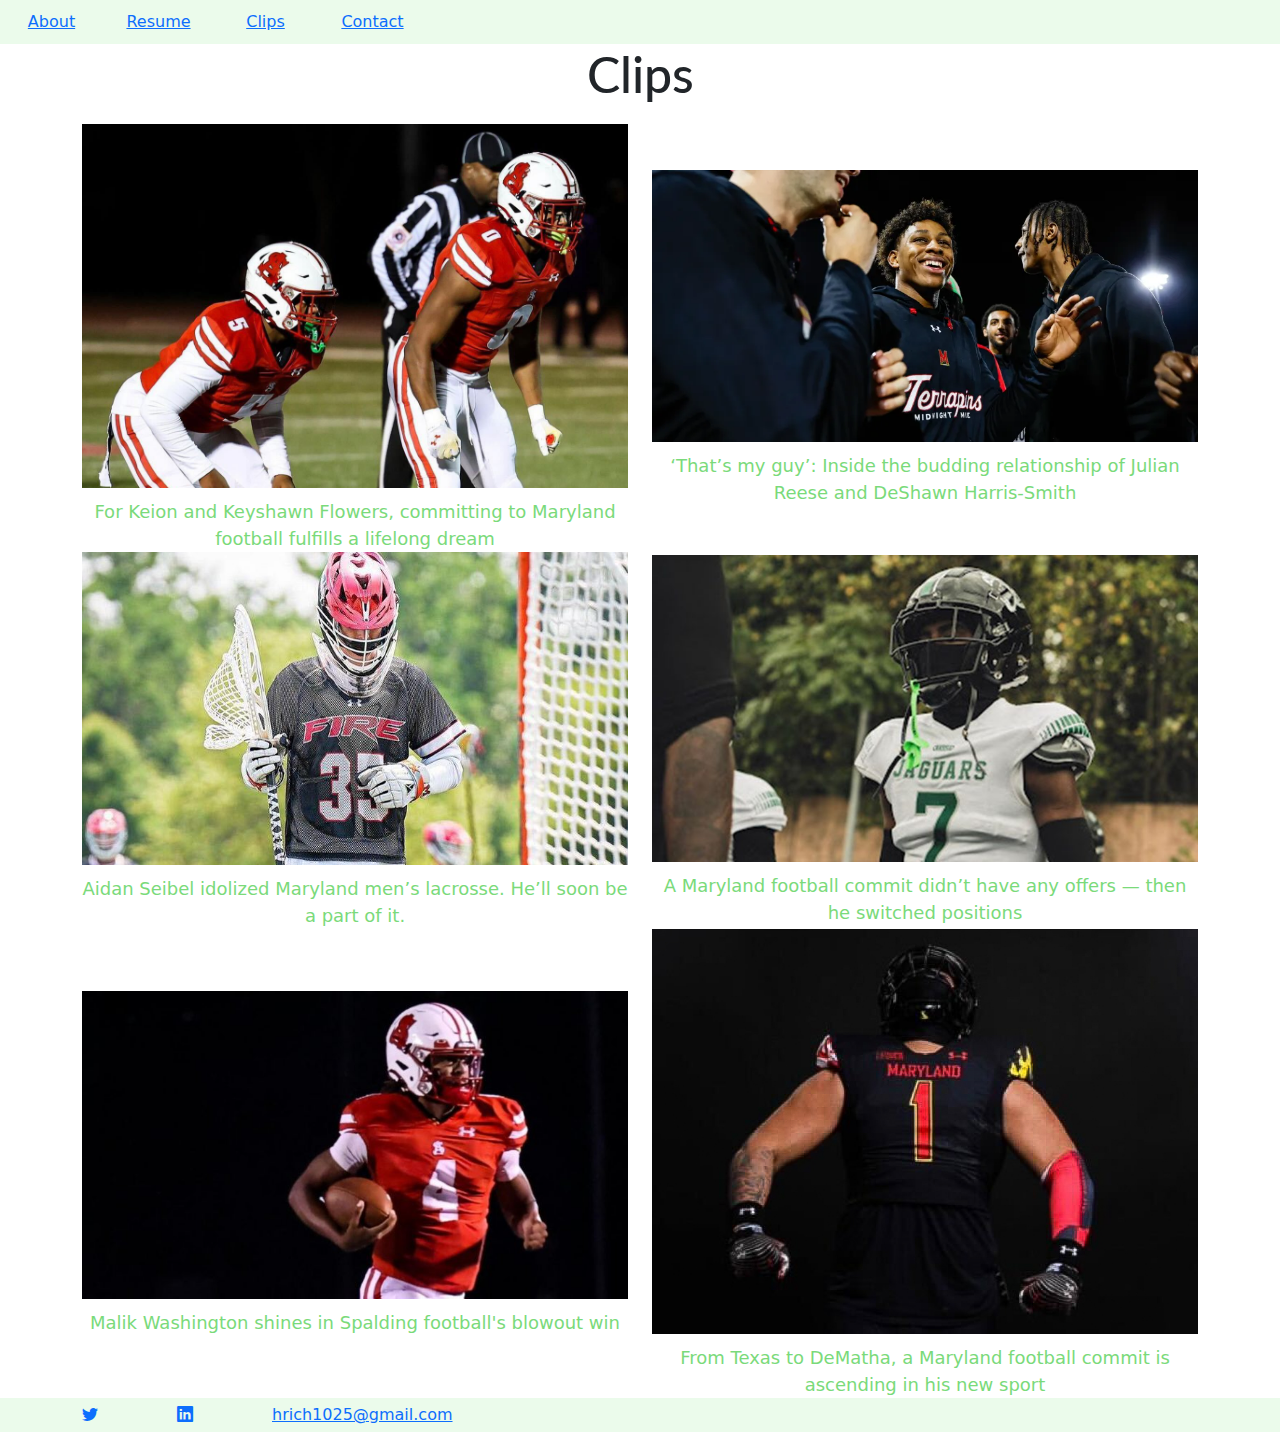
<file: portfolio/clips/index.html>
<!DOCTYPE html>
<html lang="en">

<head>
    <meta charset="UTF-8">
    <meta name="viewport" content="width=device-width, initial-scale=1.0">
    <title>Clips</title>
    <script src="https://cdn.jsdelivr.net/npm/bootstrap@5.3.3/dist/js/bootstrap.bundle.min.js"></script>
    <link rel="stylesheet" href="https://cdn.jsdelivr.net/npm/bootstrap@5.3.3/dist/css/bootstrap.min.css">
    <link rel="stylesheet" href="../site/css/style.css">
    <link rel="stylesheet" href="https://cdn.jsdelivr.net/npm/bootstrap-icons@1.11.3/font/bootstrap-icons.min.css">
    <link rel="preconnect" href="https://fonts.googleapis.com">
    <link rel="preconnect" href="https://fonts.gstatic.com" crossorigin>
    <link
        href="https://fonts.googleapis.com/css2?family=Lato:ital,wght@0,100;0,300;0,400;0,700;0,900;1,100;1,300;1,400;1,700;1,900&display=swap"
        rel="stylesheet">
</head>

<body>
    <nav>
        <div class="link-container">
            <div class="row">
                <div class="col-md-1">
                    <a href="../">About</a>
                </div>
                <div class="col-md-1">
                    <a href="../resume/">Resume</a>
                </div>
                <div class="col-md-1">
                    <a href="../clips/">Clips</a>
                </div>
                <div class="col-md-1">
                    <a href="../contact/">Contact</a>
                </div>
            </div>
        </div>
    </nav>
    <div class="container">
        <h1>Clips</h1>
        <div class="row justify-content-center align-items-center img-container">
            <div class="col-md-6">
                <a href="https://dbknews.com/2023/12/05/maryland-football-recruiting-keyshawn-flowers-keion-twins/"
                    target="_blank">
                    <img src="images/twins-pic.jpg" alt="Flowers profile" width="200" class="img-fluid">
                </a>
                <div class="headline">For Keion and Keyshawn Flowers, committing to Maryland football fulfills a
                    lifelong dream</div>
            </div>
            <div class="col-md-6">
                <a href="https://8bg.474.myftpupload.com/thats-my-guy-inside-the-budding-relationship-of-julian-reese-and-deshawn-harris-smith/"
                    target="_blank">
                    <img src="images/dhs-reese.webp" alt="DHS Reese" width="200" class="img-fluid">
                </a>
                <div class="headline">‘That’s my guy’: Inside the budding relationship of Julian Reese and DeShawn
                    Harris-Smith</div>
            </div>
            <div class="col-md-6">
                <a href="https://dbknews.com/2023/09/22/maryland-mens-lacrosse-aidan-seibel-mcdonogh/" target="_blank">
                    <img src="images/aidan-seibel.jpg" alt="Seibel profile" width="200" class="img-fluid">
                </a>
                <div class="headline">Aidan Seibel idolized Maryland men’s lacrosse. He’ll soon be a part of it.
                </div>
            </div>
            <div class="col-md-6">
                <a href="https://dbknews.com/2023/10/11/maryland-football-recruiting-lloyd-irvin-iii/" target="_blank">
                    <img src="images/lloyd-irvin.jpg" alt="Irvin profile" width="200" class="img-fluid">
                </a>
                <div class="headline">A Maryland football commit didn’t have any offers — then he switched positions
                </div>
            </div>
            <div class="col-md-6">
                <a href="https://dbknews.com/2023/10/01/maryland-football-malik-washington-spalding-win//"
                    target="_blank">
                    <img src="images/malik-washington.jpg" alt="Washington story" width="200" class="img-fluid">
                </a>
                <div class="headline">Malik Washington shines in Spalding football's blowout win
                </div>
            </div>
            <div class="col-md-6">
                <a href="https://dbknews.com/2023/11/08/maryland-football-terez-davis-recruiting/" target="_blank">
                    <img src="images/terez-davis.jpg" alt="Davis profile" width="200" class="img-fluid">
                </a>
                <div class="headline">From Texas to DeMatha, a Maryland football commit is ascending in his new sport
                </div>
            </div>
        </div>
    </div>
</body>
<footer>
    <div class="footer">
        <div class="container">
            <div class="row">
                <div class="col-md-1">
                    <a href="https://twitter.com/harrisonrich_" target="_blank">
                        <i class="bi bi-twitter"></i>
                    </a>
                </div>
                <div class="col-md-1">
                    <a href="https://www.linkedin.com/in/harrison-rich" target="_blank">
                        <i class="bi bi-linkedin"></i>
                    </a>
                </div>
                <div class="col-md-1">
                    <a href="mailto:hrich1025@gmail.com">hrich1025@gmail.com</a>
                    </a>
                </div>
            </div>
        </div>
    </div>
</footer>

</html>
</file>
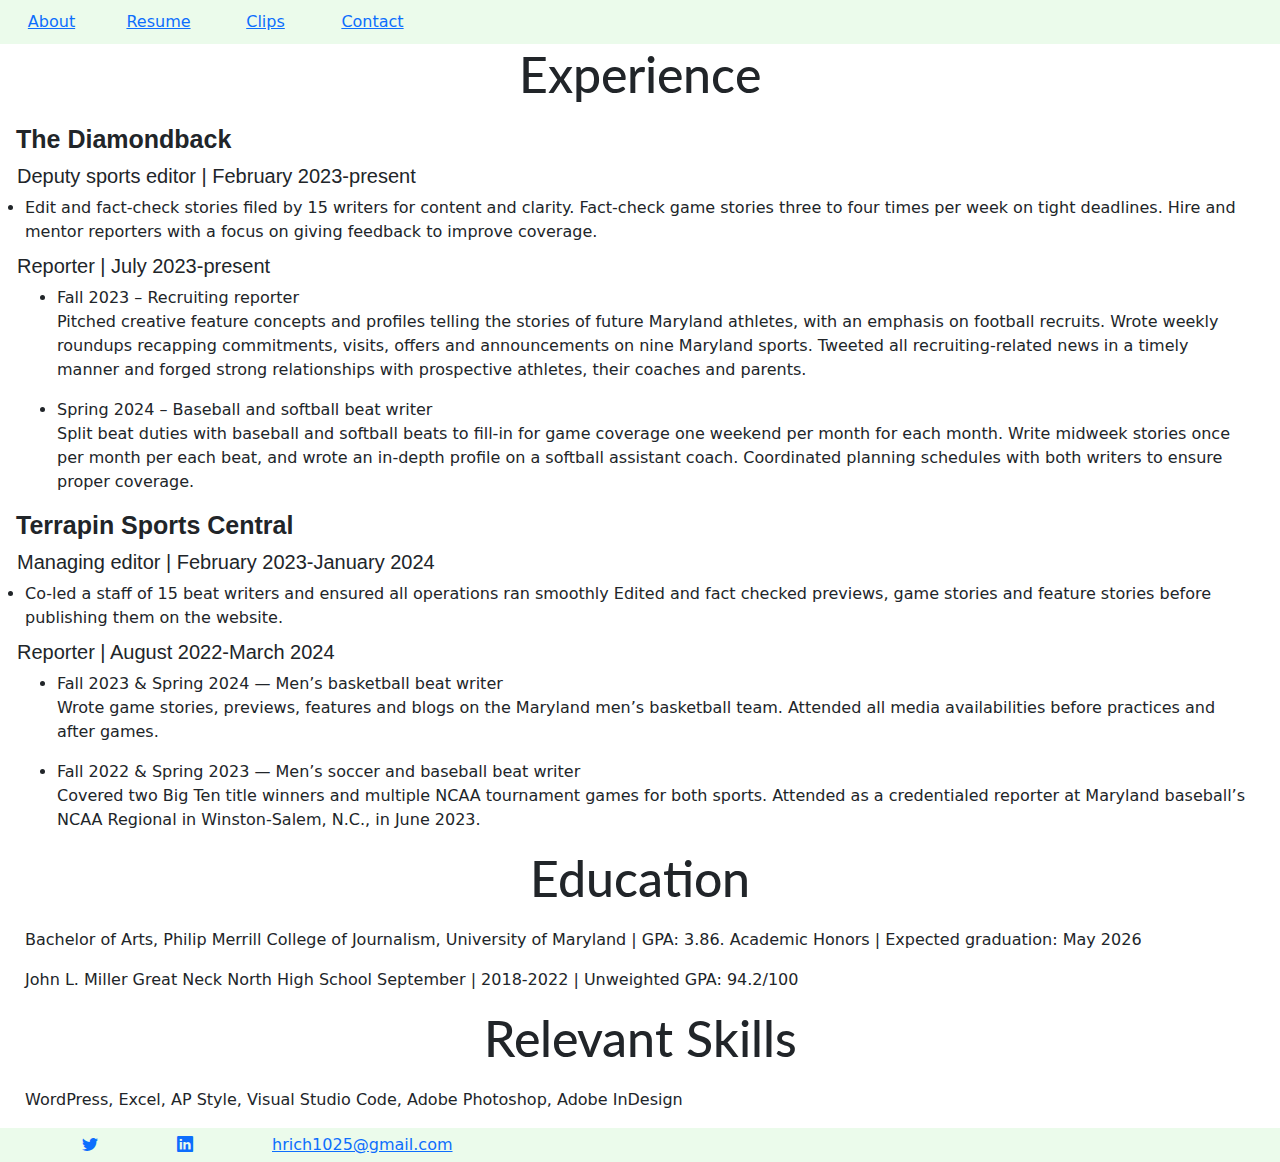
<file: portfolio/resume/index.html>
<!DOCTYPE html>
<html lang="en">

<head>
    <meta charset="UTF-8">
    <meta name="viewport" content="width=device-width, initial-scale=1.0">
    <title>Resume</title>
    <script src="https://cdn.jsdelivr.net/npm/bootstrap@5.3.3/dist/js/bootstrap.bundle.min.js"></script>
    <link rel="stylesheet" href="https://cdn.jsdelivr.net/npm/bootstrap@5.3.3/dist/css/bootstrap.min.css">
    <link rel="stylesheet" href="../site/css/style.css">
    <link rel="stylesheet" href="https://cdn.jsdelivr.net/npm/bootstrap-icons@1.11.3/font/bootstrap-icons.min.css">
    <link rel="preconnect" href="https://fonts.googleapis.com">
    <link rel="preconnect" href="https://fonts.gstatic.com" crossorigin>
    <link
        href="https://fonts.googleapis.com/css2?family=Lato:ital,wght@0,100;0,300;0,400;0,700;0,900;1,100;1,300;1,400;1,700;1,900&display=swap"
        rel="stylesheet">
</head>

<body>
    <nav>
        <div class="link-container">
            <div class="row">
                <div class="col-md-1">
                    <a href="../">About</a>
                </div>
                <div class="col-md-1">
                    <a href="../resume/">Resume</a>
                </div>
                <div class="col-md-1">
                    <a href="../clips/">Clips</a>
                </div>
                <div class="col-md-1">
                    <a href="../contact/">Contact</a>
                </div>
            </div>
        </div>
    </nav>
    <h1>Experience</h1>
    <h2>The Diamondback</h2>
    <h3>Deputy sports editor | February 2023-present</h3>
    <li>Edit and fact-check stories filed by 15 writers for content and clarity. Fact-check game stories three to four
        times per week on tight deadlines. Hire and mentor reporters with a focus on giving feedback to improve
        coverage.</li>
    <h3>Reporter | July 2023-present</h3>
    <ul>
        <li>Fall 2023 – Recruiting reporter</li>
        <p>Pitched creative feature concepts and profiles telling the stories of future Maryland athletes, with an
            emphasis on football recruits. Wrote weekly roundups recapping commitments, visits, offers and announcements
            on nine Maryland sports. Tweeted all recruiting-related news in a timely manner and forged strong
            relationships with prospective athletes, their coaches and parents.</p>
        <li>Spring 2024 – Baseball and softball beat writer</li>
        <p>Split beat duties with baseball and softball beats to fill-in for game coverage one weekend per month for
            each month. Write midweek stories once per month per each beat, and wrote an in-depth profile on a softball
            assistant coach. Coordinated planning schedules with both writers to ensure proper coverage.</p>
    </ul>
    <h2>Terrapin Sports Central</h2>
    <h3>Managing editor | February 2023-January 2024</h3>
    <li>Co-led a staff of 15 beat writers and ensured all operations ran smoothly Edited and fact checked previews, game
        stories and feature stories before publishing them on the website.</li>
    <h3>Reporter | August 2022-March 2024</h2>
        <ul>
            <li>Fall 2023 & Spring 2024 — Men’s basketball beat writer</li>
            <p>Wrote game stories, previews, features and blogs on the Maryland men’s basketball team. Attended all
                media availabilities before practices and after games.</p>
            <li>Fall 2022 & Spring 2023 — Men’s soccer and baseball beat writer</li>
            <p>Covered two Big Ten title winners and multiple NCAA tournament games for both sports. Attended as a
                credentialed reporter at Maryland baseball’s NCAA Regional in Winston-Salem, N.C., in June 2023.</p>
        </ul>

        <h1>Education</h1>
        <p>Bachelor of Arts, Philip Merrill College of Journalism, University of Maryland | GPA: 3.86. Academic Honors |
            Expected graduation: May 2026</p>
        <p>John L. Miller Great Neck North High School September | 2018-2022 | Unweighted GPA: 94.2/100</p>

        <h1>Relevant Skills</h1>
        <p>WordPress, Excel, AP Style, Visual Studio Code, Adobe Photoshop, Adobe InDesign</p>
</body>
<footer>
    <div class="footer">
        <div class="container">
            <div class="row">
                <div class="col-md-1">
                    <a href="https://twitter.com/harrisonrich_" target="_blank">
                        <i class="bi bi-twitter"></i>
                    </a>
                </div>
                <div class="col-md-1">
                    <a href="https://www.linkedin.com/in/harrison-rich" target="_blank">
                        <i class="bi bi-linkedin"></i>
                    </a>
                </div>
                <div class="col-md-1">
                    <a href="mailto:hrich1025@gmail.com">hrich1025@gmail.com</a>
                    </a>
                </div>
            </div>
        </div>
    </div>
</footer>

</html>
</file>
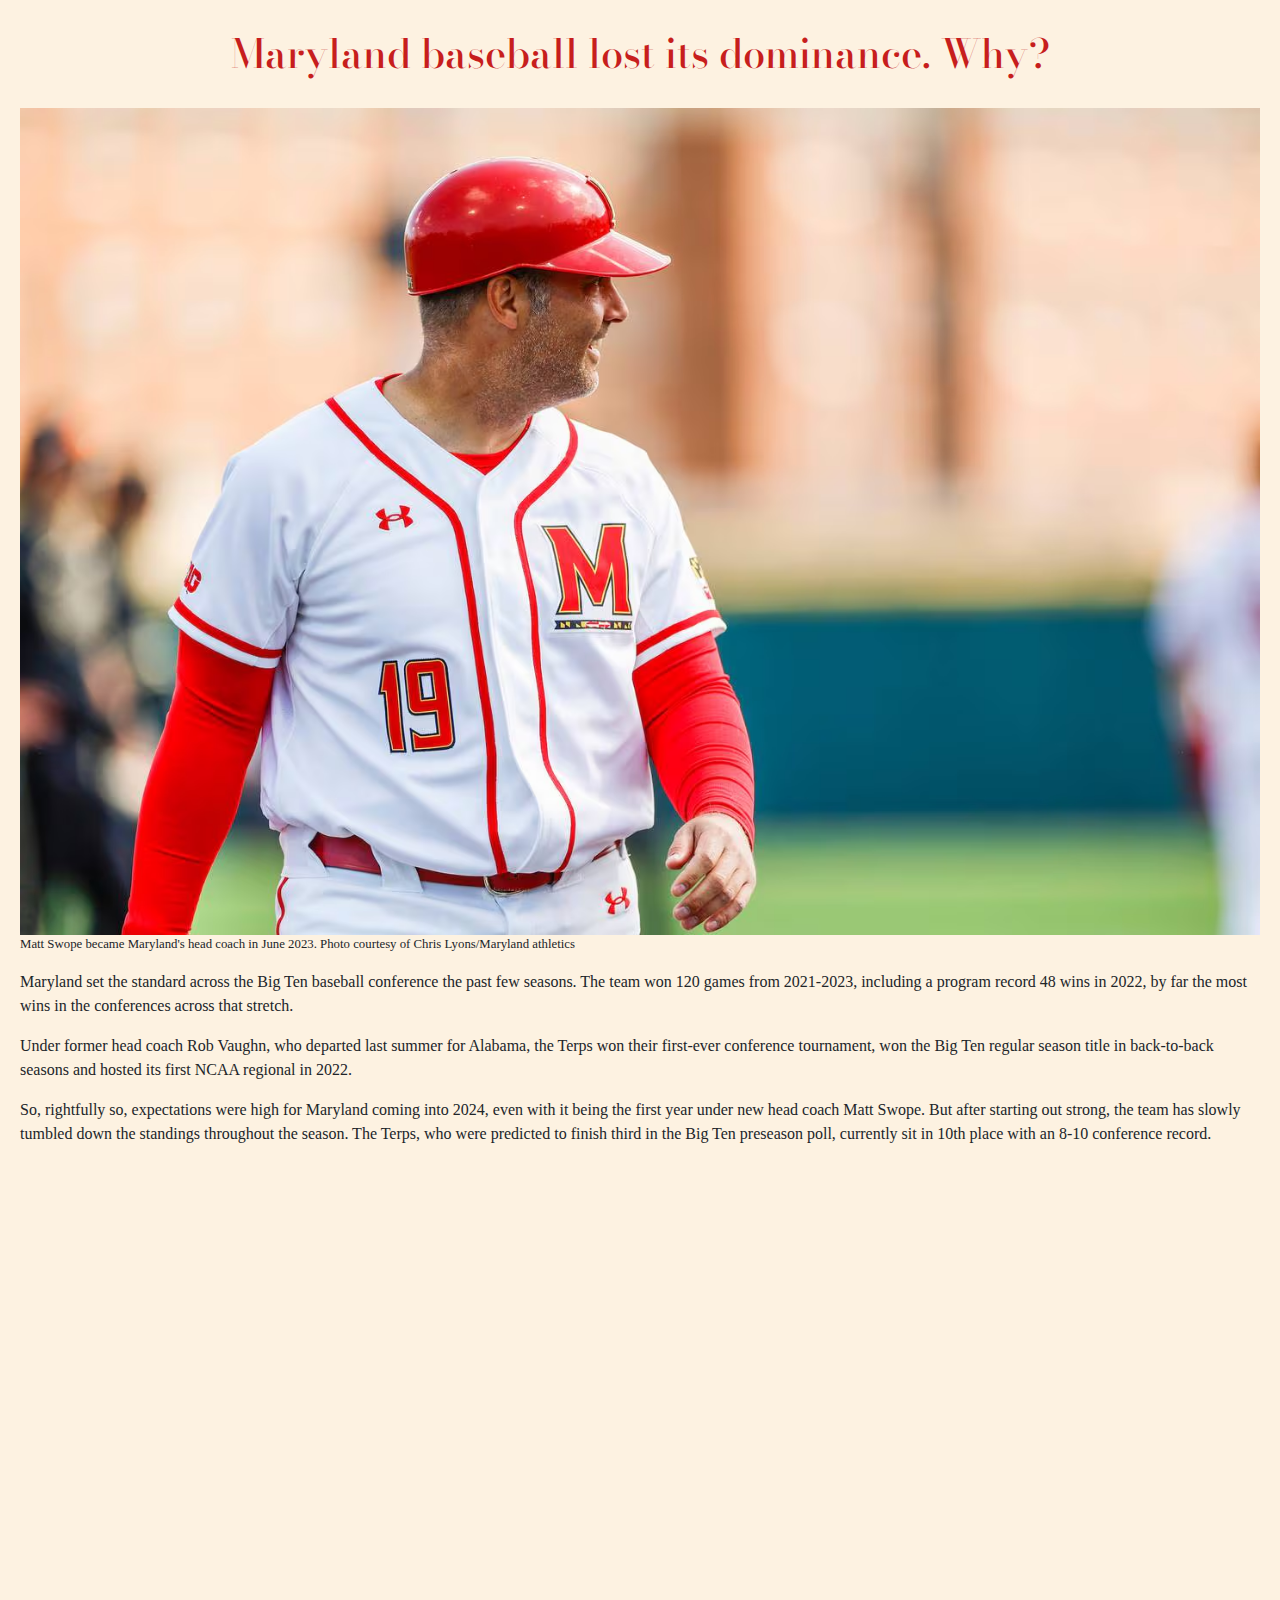
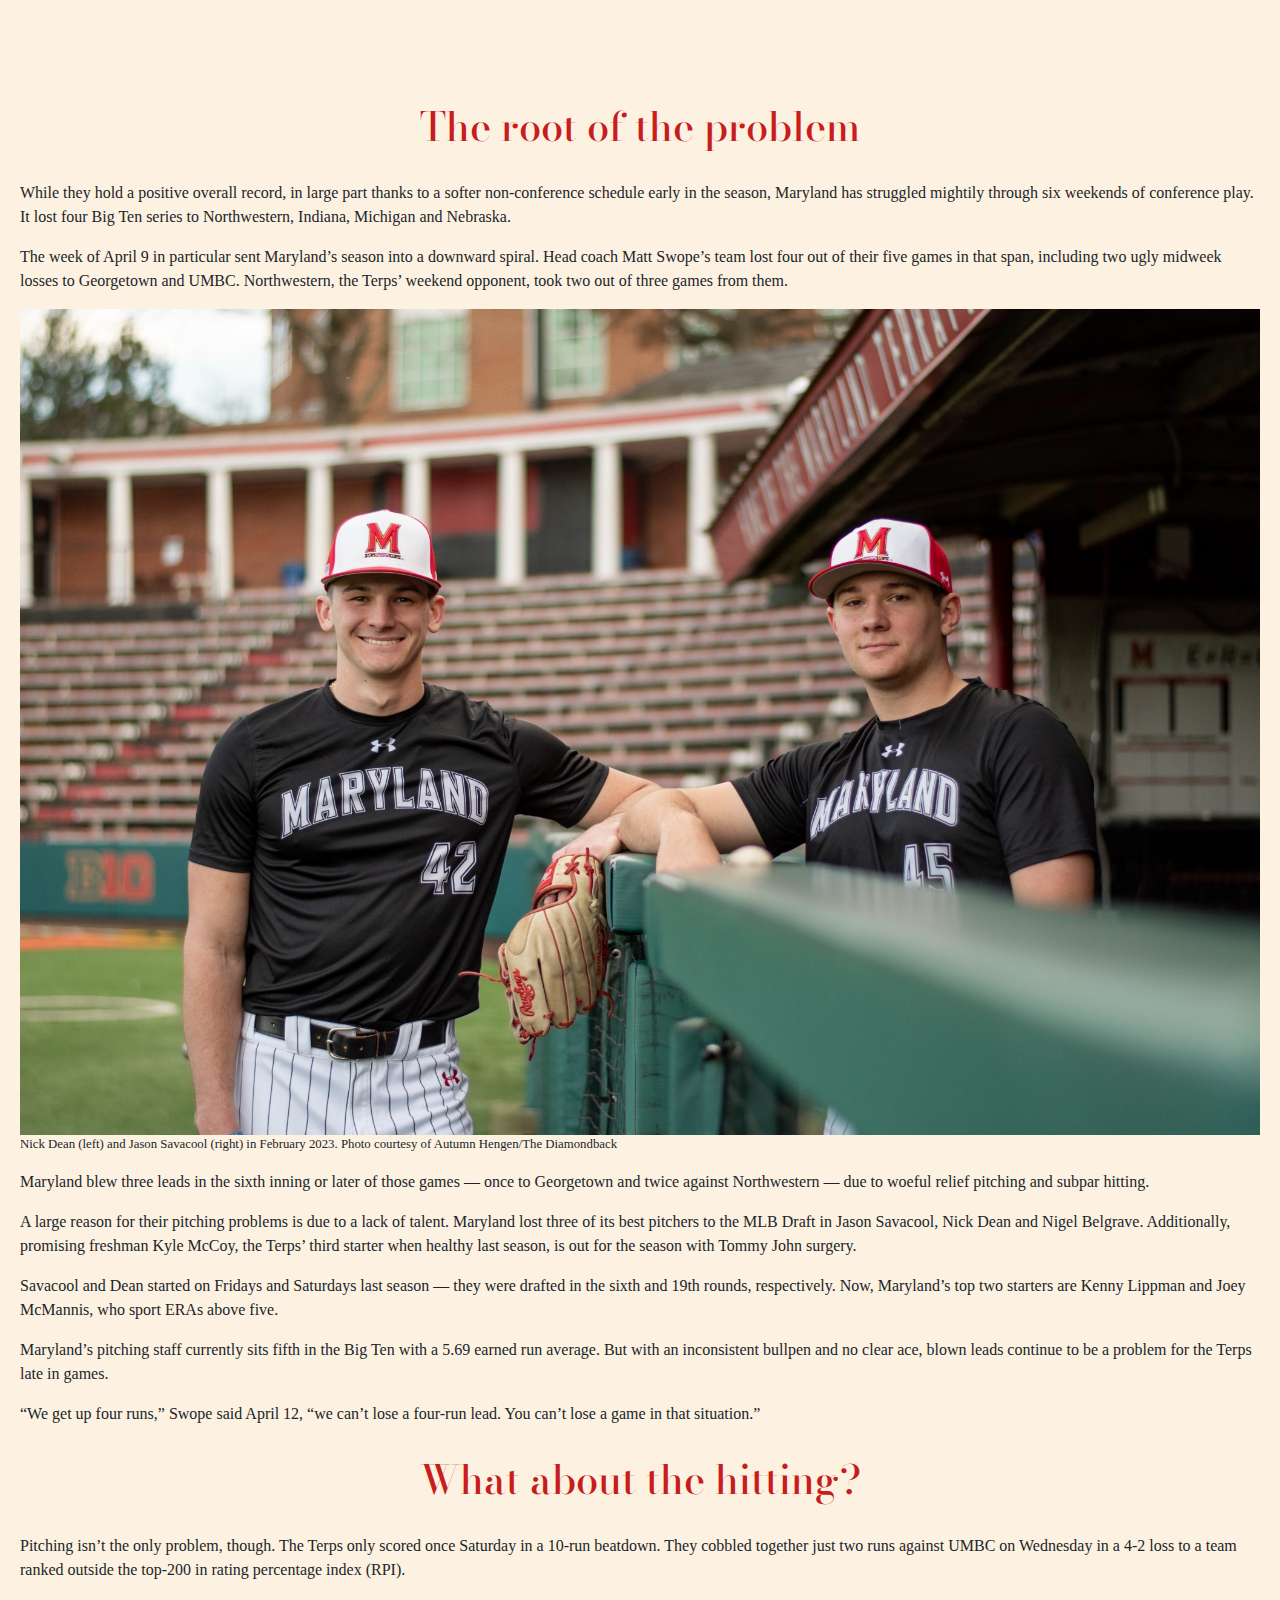
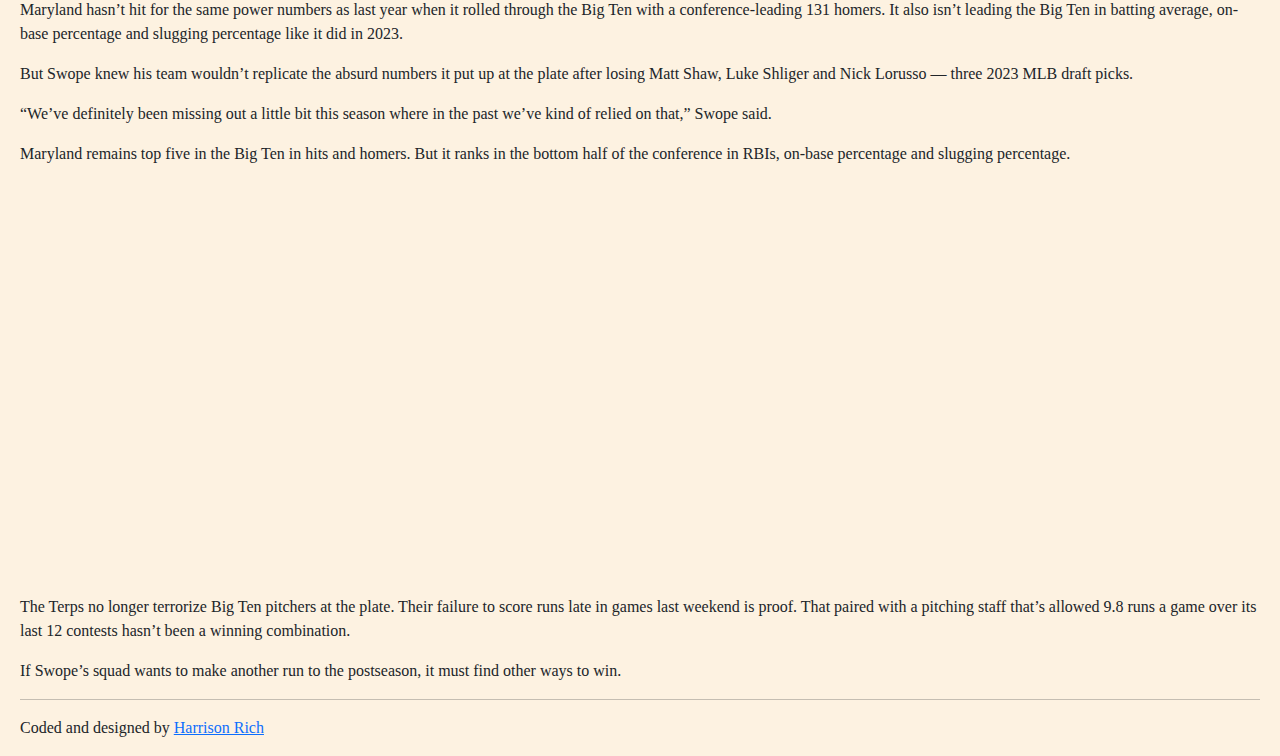
<file: projects/final/index.html>
<!DOCTYPE html>
<html lang="en">

<head>
    <meta charset="UTF-8">
    <meta name="viewport" content="width=device-width, initial-scale=1.0">
    <title>Maryland baseball lost its dominance. Why?</title>
    <script src="https://cdn.jsdelivr.net/npm/bootstrap@5.3.3/dist/js/bootstrap.bundle.min.js"></script>
    <link rel="stylesheet" href="https://cdn.jsdelivr.net/npm/bootstrap@5.3.3/dist/css/bootstrap.min.css">
    <link rel="preconnect" href="https://fonts.googleapis.com">
    <link rel="preconnect" href="https://fonts.gstatic.com" crossorigin>
    <link
        href="https://fonts.googleapis.com/css2?family=Bodoni+Moda:ital,opsz,wght@0,6..96,400..900;1,6..96,400..900&display=swap"
        rel="stylesheet">
    <link rel="preconnect" href="https://fonts.googleapis.com">
    <link rel="stylesheet" href="css/style.css">
</head>

<body>
    <header>
        <h1>Maryland baseball lost its dominance. Why? </h1>
    </header>
    <main>
        <section>
            <img src="images/swope.jpg" class="img-fluid" alt="Matt Swope">
            <p class="photo-caption">Matt Swope became Maryland's head coach in June 2023. Photo courtesy of Chris
                Lyons/Maryland athletics</p>
            <p>Maryland set the standard across the Big Ten baseball conference the past few seasons. The team won 120
                games from 2021-2023, including a program record 48 wins in 2022, by far the most wins in the
                conferences across that stretch.</p>
            <p>Under former head coach Rob Vaughn, who departed last summer for Alabama, the Terps won their first-ever
                conference tournament, won the Big Ten regular season title in back-to-back seasons and hosted its first
                NCAA regional in 2022.</p>
            <p>So, rightfully so, expectations were high for Maryland coming into 2024, even with it being the first
                year under new head coach Matt Swope. But after starting out strong, the team has slowly tumbled down
                the standings throughout the season. The Terps, who were predicted to finish third in the Big Ten
                preseason poll, currently sit in 10th place with an 8-10 conference record.</p>
            <iframe title="Who saw the largest increase in conference losses? " aria-label="Table"
                id="datawrapper-chart-G6Ltk" src="https://datawrapper.dwcdn.net/G6Ltk/3/" scrolling="no" frameborder="0"
                style="width: 0; min-width: 100% !important; border: none;" height="504" data-external="1"></iframe>
            <script type="text/javascript">!function () { "use strict"; window.addEventListener("message", (function (a) { if (void 0 !== a.data["datawrapper-height"]) { var e = document.querySelectorAll("iframe"); for (var t in a.data["datawrapper-height"]) for (var r = 0; r < e.length; r++)if (e[r].contentWindow === a.source) { var i = a.data["datawrapper-height"][t] + "px"; e[r].style.height = i } } })) }();
            </script>
        </section>
        <section>
            <h1>The root of the problem</h1>
            <p>While they hold a positive overall record, in large part thanks to a softer non-conference schedule early
                in the season, Maryland has struggled mightily through six weekends of conference play. It lost four Big
                Ten series to Northwestern, Indiana, Michigan and Nebraska.</p>
            <p>The week of April 9 in particular sent Maryland’s season into a downward spiral. Head coach Matt Swope’s
                team lost four out of their five games in that span, including two ugly midweek losses to Georgetown and
                UMBC. Northwestern, the Terps’ weekend opponent, took two out of three games from them.</p>
        </section>
        <section>
            <img src="images/savacool-dean.jpg" class="img-fluid" alt="Jason Savacool and Nick Dean">
            <p class="photo-caption"> Nick Dean (left) and Jason Savacool (right) in February 2023. Photo courtesy of
                Autumn Hengen/The
                Diamondback</p>
            <p>Maryland blew three leads in the sixth inning or later of those games — once to Georgetown and twice
                against Northwestern — due to woeful relief pitching and subpar hitting.</p>
            <p>A large reason for their pitching problems is due to a lack of talent. Maryland lost three of its best
                pitchers to the MLB Draft in Jason Savacool, Nick Dean and Nigel Belgrave. Additionally, promising
                freshman Kyle McCoy, the Terps’ third starter when healthy last season, is out for the season with Tommy
                John surgery.</p>
            <p>Savacool and Dean started on Fridays and Saturdays last season — they were drafted in the sixth and 19th
                rounds, respectively. Now, Maryland’s top two starters are Kenny Lippman and Joey McMannis, who sport
                ERAs above five.</p>
            <p>Maryland’s pitching staff currently sits fifth in the Big Ten with a 5.69 earned run average. But with an
                inconsistent bullpen and no clear ace, blown leads continue to be a problem for the Terps late in games.
            </p>
            <p>“We get up four runs,” Swope said April 12, “we can’t lose a four-run lead. You can’t lose a game in that
                situation.”</p>
        </section>
        <section>
            <h1>What about the hitting?</h1>
            <p>Pitching isn’t the only problem, though. The Terps only scored once Saturday in a 10-run beatdown. They
                cobbled together just two runs against UMBC on Wednesday in a 4-2 loss to a team ranked outside the
                top-200 in rating percentage index (RPI).</p>
            <p>Maryland hasn’t hit for the same power numbers as last year when it rolled through the Big Ten with a
                conference-leading 131 homers. It also isn’t leading the Big Ten in batting average, on-base percentage
                and slugging percentage like it did in 2023.</p>
            <p>But Swope knew his team wouldn’t replicate the absurd numbers it put up at the plate after losing Matt
                Shaw, Luke Shliger and Nick Lorusso — three 2023 MLB draft picks.</p>
            <p>“We’ve definitely been missing out a little bit this season where in the past we’ve kind of relied on
                that,” Swope said.</p>
            <p>Maryland remains top five in the Big Ten in hits and homers. But it ranks in the bottom half of the
                conference in RBIs, on-base percentage and slugging percentage.</p>
            <iframe title="Home run totals for every Big Ten team" aria-label="Stacked Bars"
                id="datawrapper-chart-D1kzy" src="https://datawrapper.dwcdn.net/D1kzy/2/" scrolling="no" frameborder="0"
                style="width: 0; min-width: 100% !important; border: none;" height="406" data-external="1"></iframe>
            <script type="text/javascript">!function () { "use strict"; window.addEventListener("message", (function (a) { if (void 0 !== a.data["datawrapper-height"]) { var e = document.querySelectorAll("iframe"); for (var t in a.data["datawrapper-height"]) for (var r = 0; r < e.length; r++)if (e[r].contentWindow === a.source) { var i = a.data["datawrapper-height"][t] + "px"; e[r].style.height = i } } })) }();
            </script>
            <p>The Terps no longer terrorize Big Ten pitchers at the plate. Their failure to score runs late in games
                last
                weekend
                is proof. That paired with a pitching staff that’s allowed 9.8 runs a game over its last 12 contests
                hasn’t
                been
                a
                winning combination.</p>
            <p>If Swope’s squad wants to make another run to the postseason, it must find other ways to win.</p>
        </section>
    </main>
    <hr>
    <footer>
        <p>Coded and designed by <a href="https://harrisonrich.github.io/portfolio/" target="_blank">Harrison Rich</a>
        </p>
    </footer>
</body>

</html>
</file>
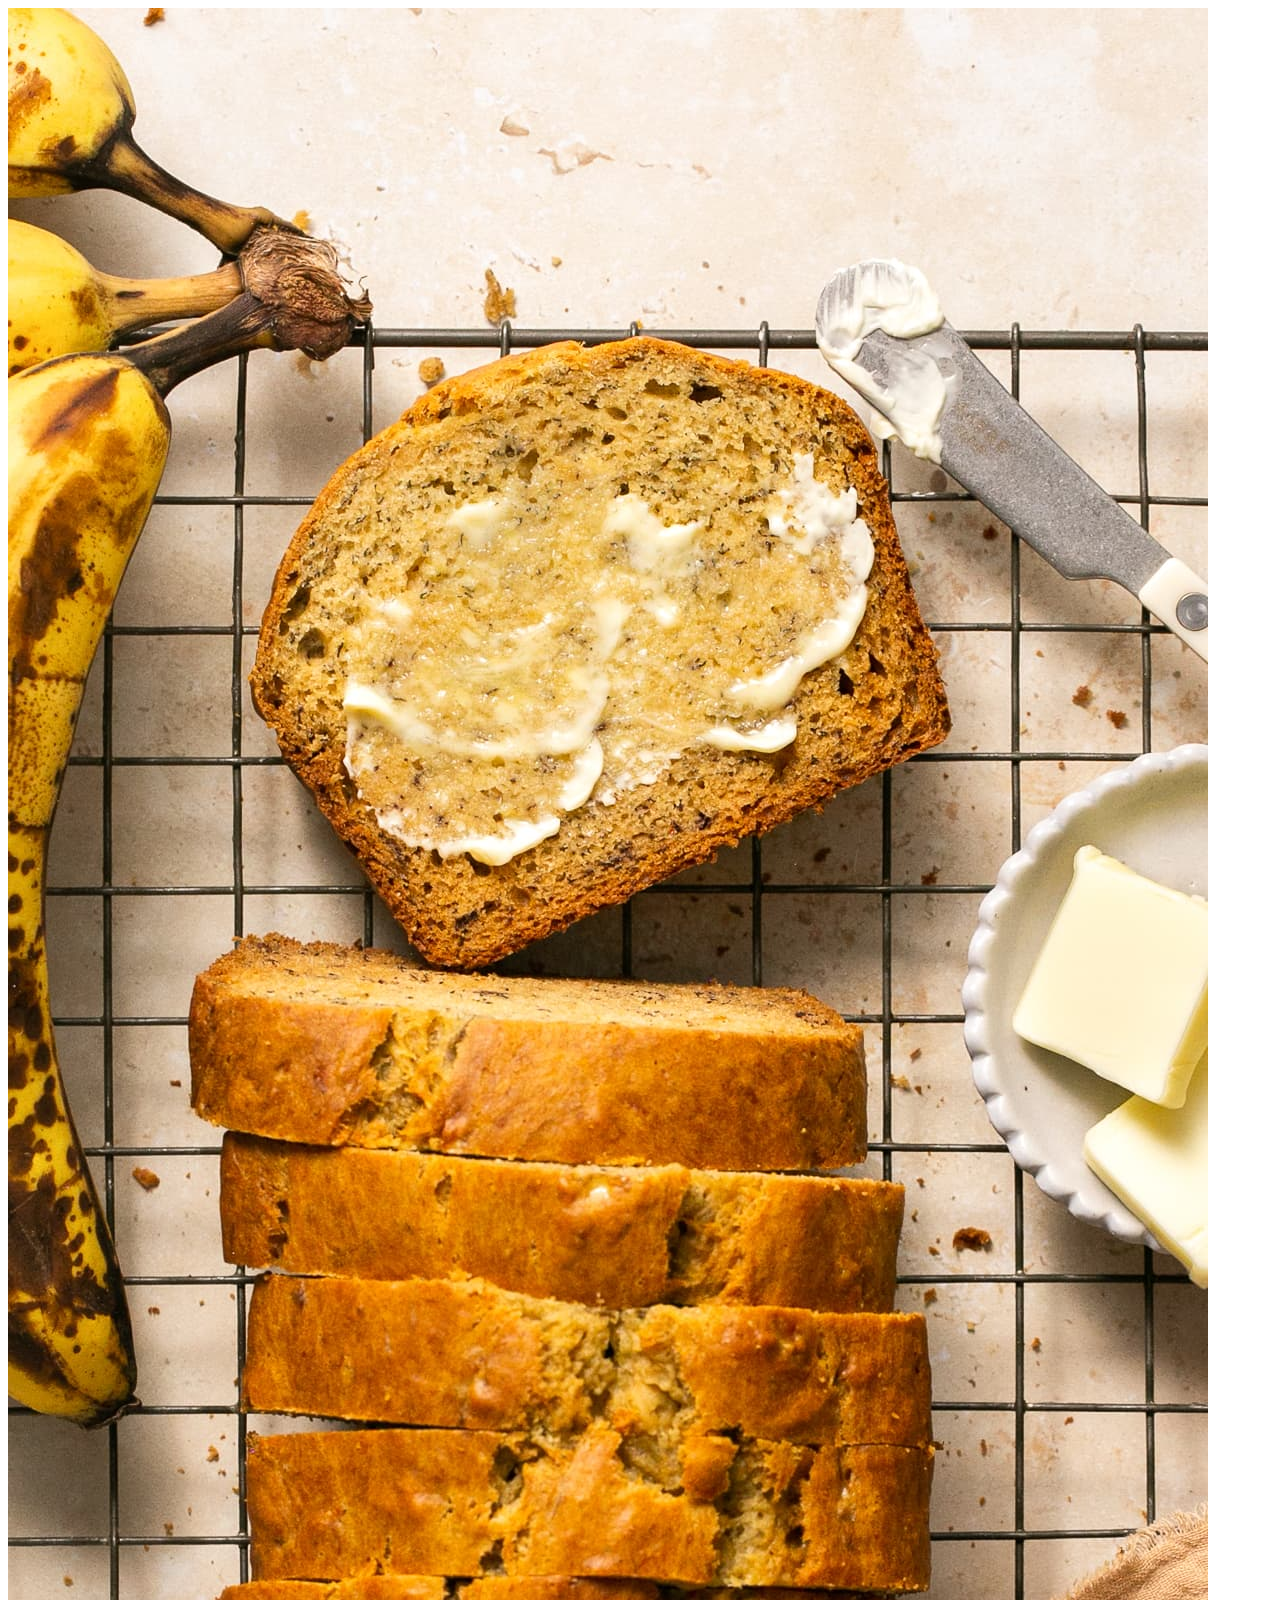
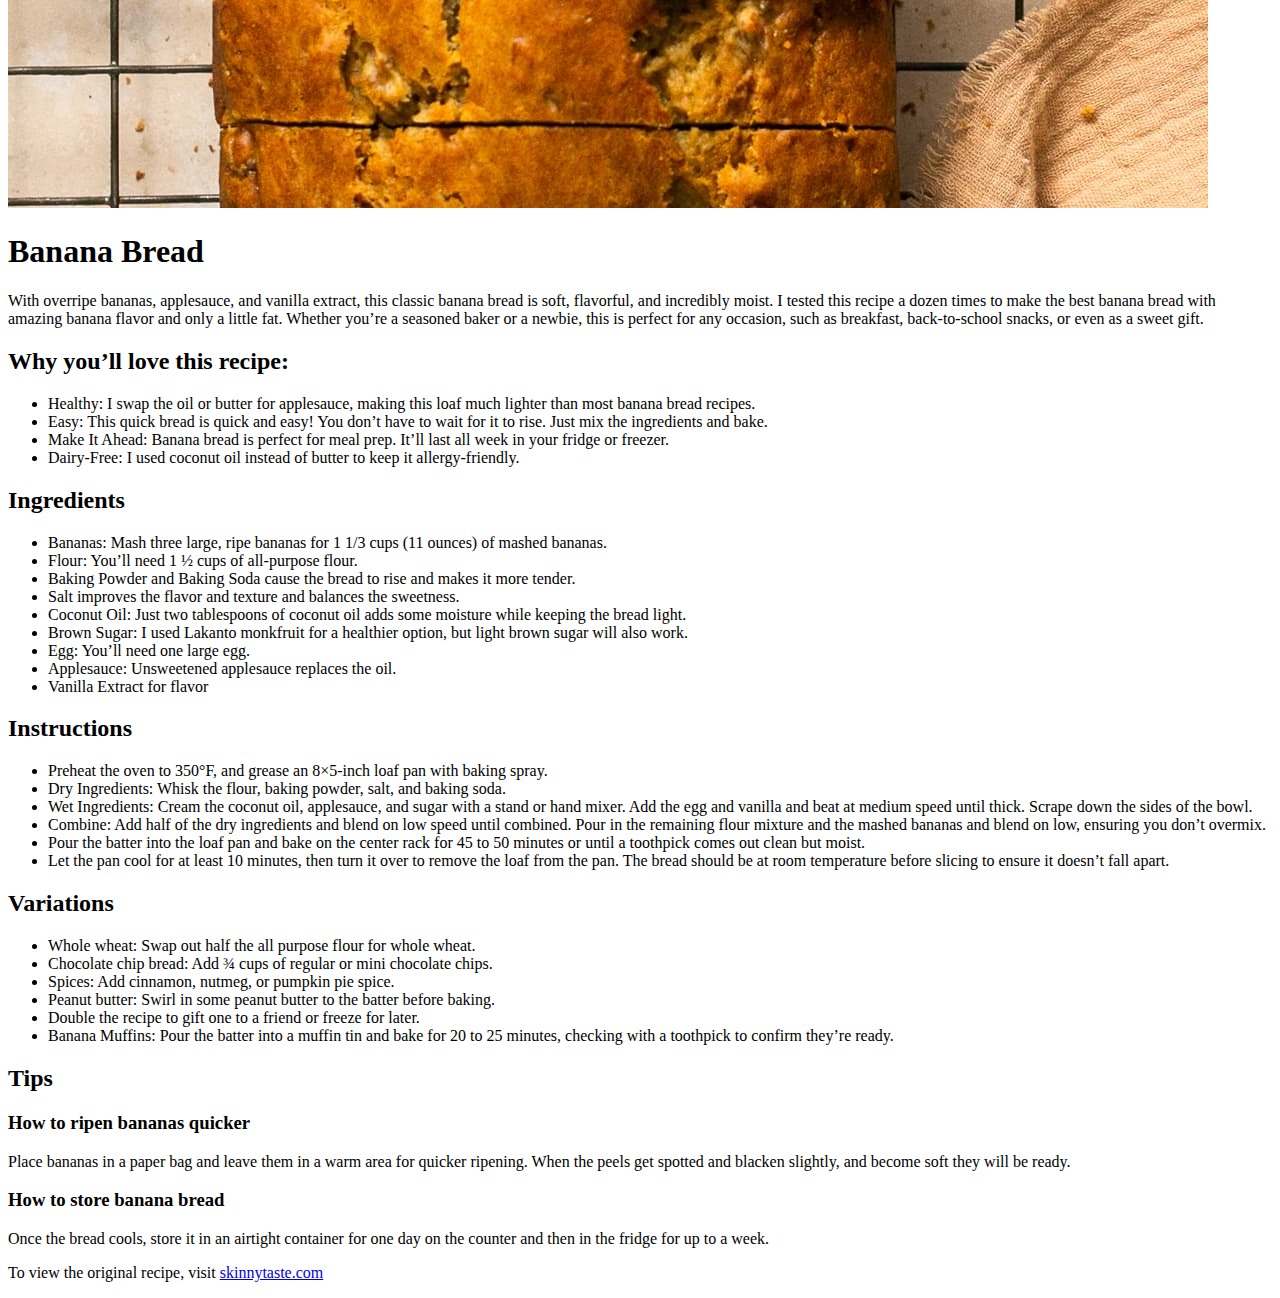
<file: projects/recipe/index.html>
<!DOCTYPE html>
<html lang="en">

<head>
    <meta charset="UTF-8">
    <meta name="viewport" content="width=device-width, initial-scale=1.0">
    <title>Banana Bread</title>
</head>

<body>
    <img src="images/BananaBread-18.jpg" alt="Banana Bread">
    <h1>Banana Bread</h1>
    <p>With overripe bananas, applesauce, and vanilla extract, this classic banana bread is soft, flavorful, and
        incredibly moist. I tested this recipe a dozen times to make the best banana bread with amazing banana flavor
        and only a little fat. Whether you’re a seasoned baker or a newbie, this is perfect for any occasion, such as
        breakfast, back-to-school snacks, or even as a sweet gift.</p>
    <h2>Why you’ll love this recipe:</h2>
    <ul>
        <li>Healthy: I swap the oil or butter for applesauce, making this loaf much lighter than most banana
            bread recipes.</li>
        <li>Easy: This quick bread is quick and easy! You don’t have to wait for it to rise. Just mix the
            ingredients and bake.</li>
        <li>Make It Ahead: Banana bread is perfect for meal prep. It’ll last all week in your fridge or freezer.</li>
        <li>Dairy-Free: I used coconut oil instead of butter to keep it allergy-friendly.</li>
    </ul>
    <h2>Ingredients</h2>
    <ul>
        <li>Bananas: Mash three large, ripe bananas for 1 1/3 cups (11 ounces) of mashed bananas.</li>
        <li>Flour: You’ll need 1 ½ cups of all-purpose flour.</li>
        <li>Baking Powder and Baking Soda cause the bread to rise and makes it more tender.</li>
        <li>Salt improves the flavor and texture and balances the sweetness.</li>
        <li>Coconut Oil: Just two tablespoons of coconut oil adds some moisture while keeping the bread light.</li>
        <li>Brown Sugar: I used Lakanto monkfruit for a healthier option, but light brown sugar will also work.</li>
        <li>Egg: You’ll need one large egg.</li>
        <li>Applesauce: Unsweetened applesauce replaces the oil.</li>
        <li>Vanilla Extract for flavor</li>
    </ul>
    <h2>Instructions</h2>
    <ul>
        <li>Preheat the oven to 350°F, and grease an 8×5-inch loaf pan with baking spray.</li>
        <li>Dry Ingredients: Whisk the flour, baking powder, salt, and baking soda.</li>
        <li>Wet Ingredients: Cream the coconut oil, applesauce, and sugar with a stand or hand mixer. Add the egg and
            vanilla and beat at medium speed until thick. Scrape down the sides of the bowl. </li>
        <li>Combine: Add half of the dry ingredients and blend on low speed until combined. Pour in the remaining flour
            mixture and the mashed bananas and blend on low, ensuring you don’t overmix.</li>
        <li>Pour the batter into the loaf pan and bake on the center rack for 45 to 50 minutes or until a toothpick
            comes out clean but moist.</li>
        <li>Let the pan cool for at least 10 minutes, then turn it over to remove the loaf from the pan. The bread
            should be at room temperature before slicing to ensure it doesn’t fall apart.</li>
    </ul>
    <h2>Variations</h2>
    <ul>
        <li>Whole wheat: Swap out half the all purpose flour for whole wheat.</li>
        <li>Chocolate chip bread: Add ¾ cups of regular or mini chocolate chips.</li>
        <li>Spices: Add cinnamon, nutmeg, or pumpkin pie spice.</li>
        <li>Peanut butter: Swirl in some peanut butter to the batter before baking.</li>
        <li>Double the recipe to gift one to a friend or freeze for later.</li>
        <li>Banana Muffins: Pour the batter into a muffin tin and bake for 20 to 25 minutes, checking with a toothpick
            to confirm they’re ready.</li>
    </ul>
    <h2>Tips</h2>
    <h3>How to ripen bananas quicker</h3>
    <p>Place bananas in a paper bag and leave them in a warm area for quicker ripening. When the peels get spotted and
        blacken slightly, and become soft they will be ready.</p>
    <h3>How to store banana bread</h3>
    <p>Once the bread cools, store it in an airtight container for one day on the counter and then in the fridge for up
        to a week.</p>
    <p>To view the original recipe, visit <a href="https://www.skinnytaste.com/banana-bread/#recipe">skinnytaste.com</a>

</body>

</html>
</file>
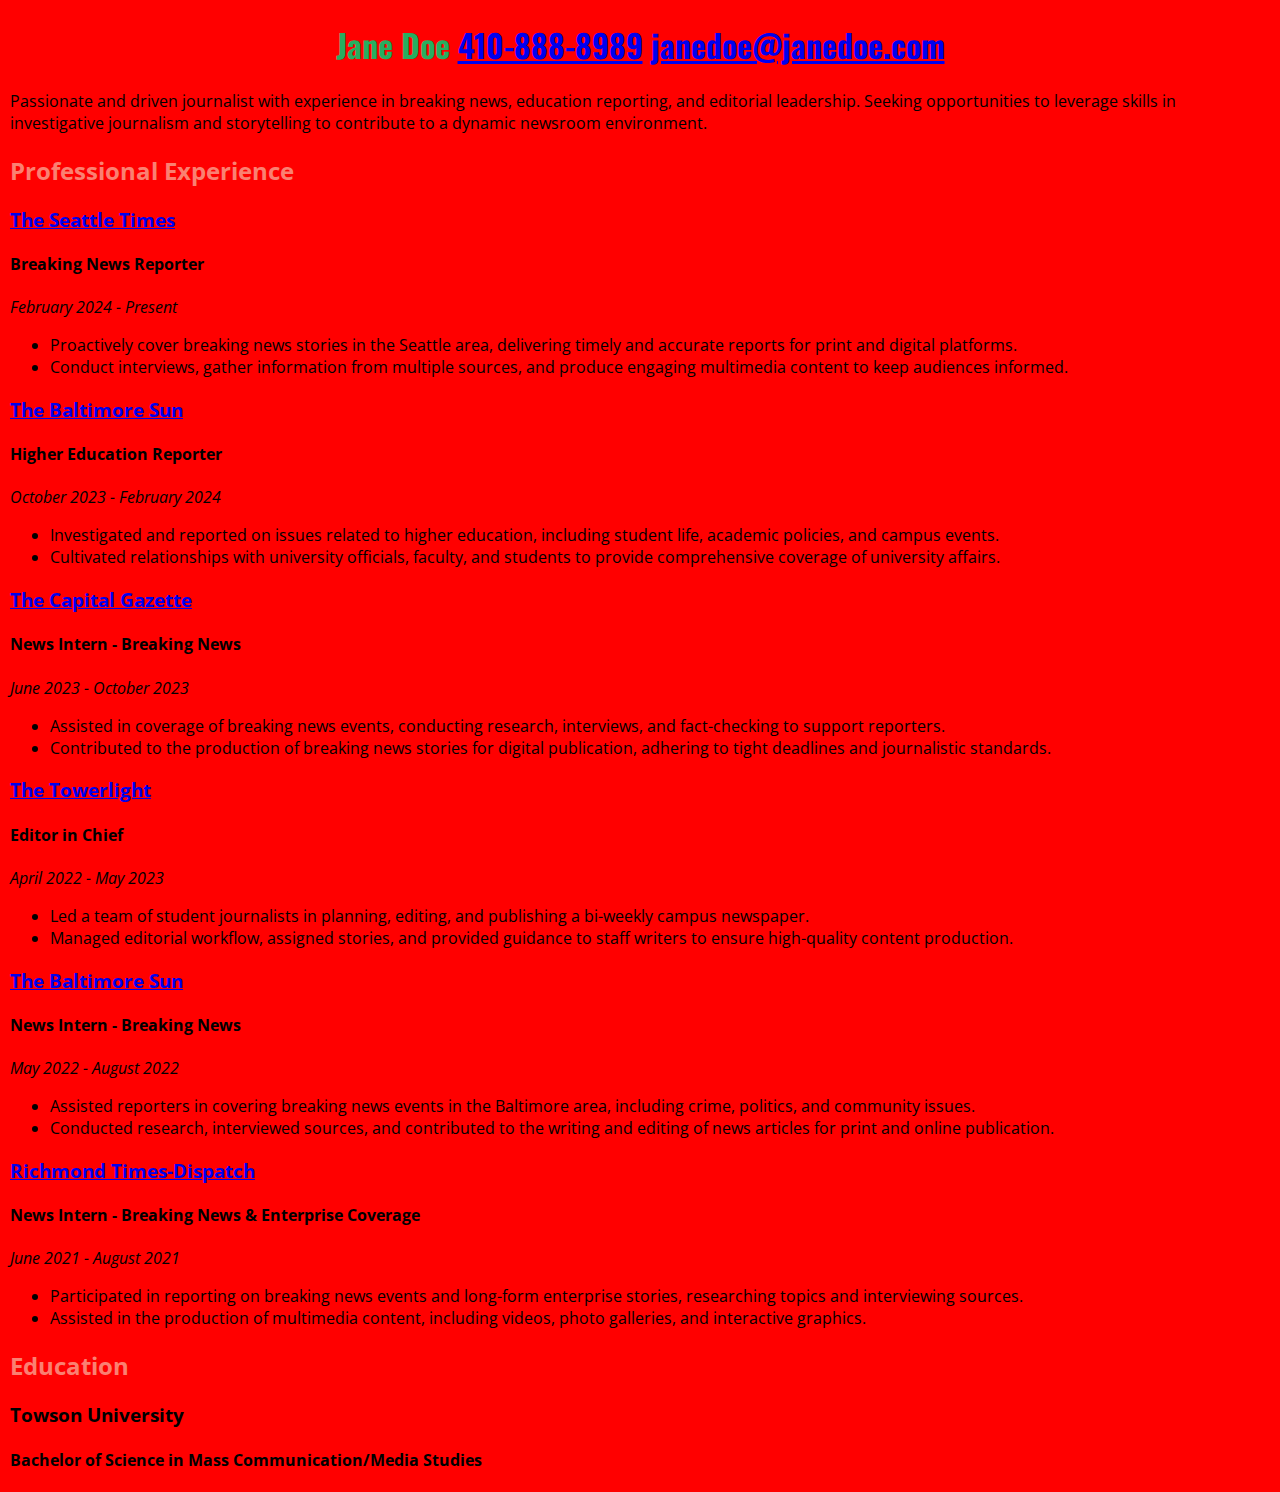
<file: projects/vitae/index.html>
<!DOCTYPE html>
<html lang="en">

<head>
    <meta charset="UTF-8">
    <meta name="viewport" content="width=device-width, initial-scale=1.0">
    <title>Jane Doe - Resume</title>
    <link rel="preconnect" href="https://fonts.googleapis.com">
    <link rel="preconnect" href="https://fonts.gstatic.com" crossorigin>
    <link href="https://fonts.googleapis.com/css2?family=Open+Sans:ital,wght@0,300..800;1,300..800&display=swap"
        rel="stylesheet">
    <link href="https://fonts.googleapis.com/css2?family=Oswald:wght@200..700&display=swap" rel="stylesheet">
</head>

<style>
    h1 {
        color: rgb(39, 174, 96);
        text-align: center;
    }
</style>
<link rel="stylesheet" href="style.css">
<style>
    body {
        font-family: "Open Sans", sans-serif;
    }
</style>
<style>
    body {
        background-color: rgb(255, 0, 0);
    }
</style>
<style>
    body {
        margin: 10px;
    }
</style>

<body>
    <header>
        <h1>Jane Doe
            <a href="tel:1-410-888-8989">410-888-8989</a>
            <a href="mailto:janedoe@janedoe.com">janedoe@janedoe.com</a>
        </h1>
    </header>
    <main>
        <style>
            {
                font-family: "Oswald", sans-serif;
                font-size: larger;
            }
        </style>
        <link rel="stylesheet" href="style.css">
        <!---->
        <p>Passionate and driven journalist with experience in breaking news, education
            reporting, and
            editorial leadership. Seeking opportunities to leverage skills in investigative journalism and storytelling
            to contribute to a dynamic newsroom environment.</p>
        <!---->
        <section>
            <style>
                h2 {
                    color: rgb(250, 128, 114);
                }
            </style>
            <link rel="stylesheet" href="style.css">
            <h2>Professional Experience</h2>
            <h3><a target="_blank" href="https://www.seattletimes.com/">The Seattle Times</a></h3>
            <h4>Breaking News Reporter</h4>
            <i>February 2024 - Present</i>
            <ul>
                <li>Proactively cover breaking news stories in the Seattle area, delivering timely and accurate
                    reports for print and digital platforms.</li>
                <li> Conduct interviews, gather information from multiple sources, and produce engaging multimedia
                    content to keep audiences informed.</li>
            </ul>
            <!---->
            <h3><a target="_blank" href="https://www.baltimoresun.com/">The Baltimore Sun</a> </h3>
            <h4>Higher Education Reporter</h4>
            <i>October 2023 - February 2024</i>
            <ul>
                <li>Investigated and reported on issues related to higher education, including student life,
                    academic policies, and campus events.</li>
                <li> Cultivated relationships with university officials, faculty, and students to provide
                    comprehensive coverage of university affairs.</li>
            </ul>
            <!---->
            <h3><a target="_blank" href="https://capitalgazette.com">The Capital Gazette</a> </h3>
            <style>
                .special {
                    color: rgb(205, 92, 92);
                    font-style: italic;
                    font-size: larger;
                }
            </style>
            <link rel="stylesheet" href="style.css">
            <h4>News Intern - Breaking News </h4>
            <i>June 2023 - October 2023</i>
            <ul>
                <li>Assisted in coverage of breaking news events, conducting research, interviews, and fact-checking
                    to support reporters.</li>
                <li> Contributed to the production of breaking news stories for digital publication, adhering to
                    tight deadlines and journalistic standards.</li>
            </ul>
            <!---->
            <h3><a target="_blank" href="https://thetowerlight.com/">The Towerlight</a> </h3>
            <h4>Editor in Chief</h4>
            <i>April
                2022 - May 2023</i>
            <ul>
                <li>Led a team of student journalists in planning, editing, and publishing a bi-weekly campus
                    newspaper. </li>
                <li> Managed editorial workflow, assigned stories, and provided guidance to staff writers to ensure
                    high-quality content production.</li>
            </ul>
            <!---->
            <h3><a target="_blank" href="https://www.baltimoresun.com/">The Baltimore Sun</a> </h3>
            <h4>News Intern - Breaking News</h4>
            <i>May 2022 - August 2022</i>
            <ul>
                <li> Assisted reporters in covering breaking news events in the Baltimore area, including crime,
                    politics, and community issues.</li>
                <li> Conducted research, interviewed sources, and contributed to the writing and editing of news
                    articles for print and online publication.</li>
            </ul>
            <!---->
            <h3><a target="_blank" href="https://richmond.com/">Richmond Times-Dispatch </a> </h3>
            <p class=".class">
            <h4>News Intern - Breaking News & Enterprise Coverage</h4>
            <i>June 2021 - August 2021</i>
            <ul>
                <li>Participated in reporting on breaking news events and long-form enterprise stories, researching
                    topics and interviewing sources.</li>
                <li> Assisted in the production of multimedia content, including videos, photo galleries, and
                    interactive graphics.</li>
            </ul>
        </section>
        <section>
            <!---->
            <h2>Education</h2>
            <h3>Towson University</h3>
            <h4>Bachelor of Science in Mass Communication/Media Studies</h4>
        </section>
    </main>
</body>

</html>
</file>
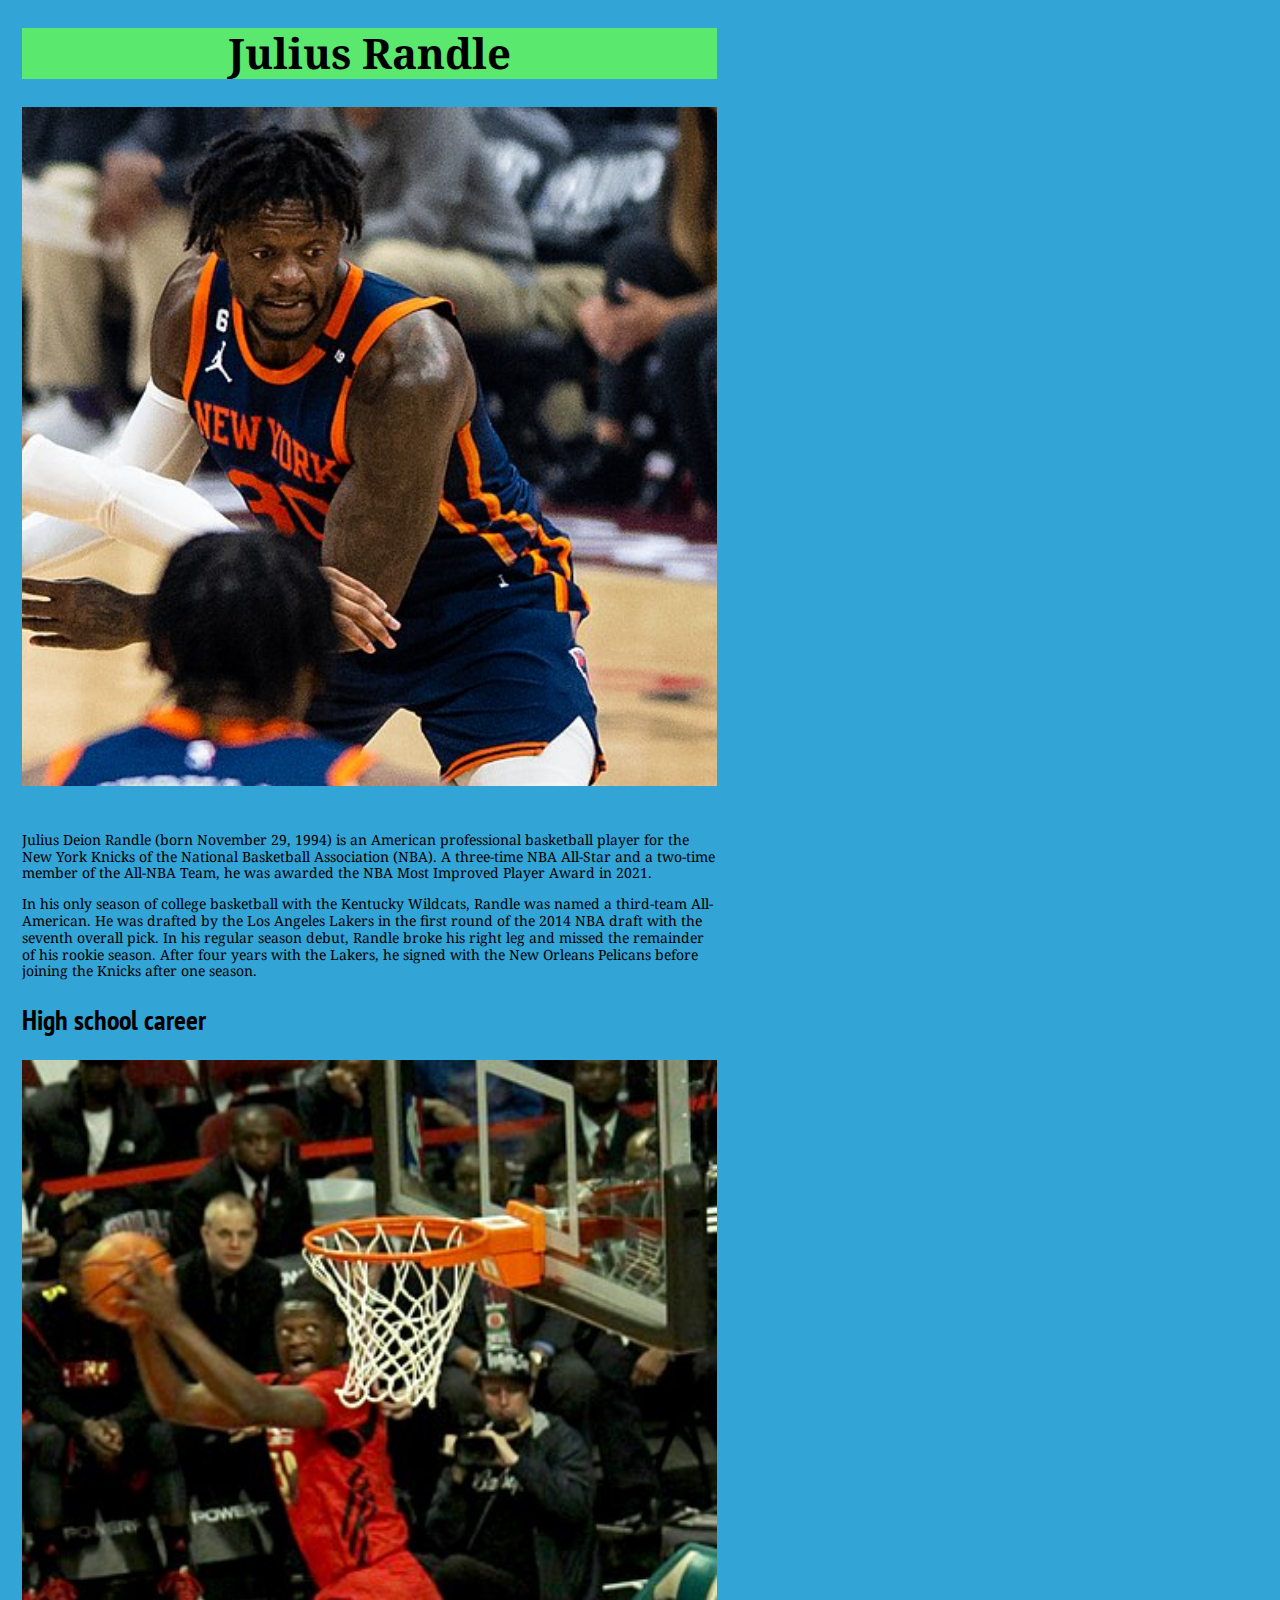
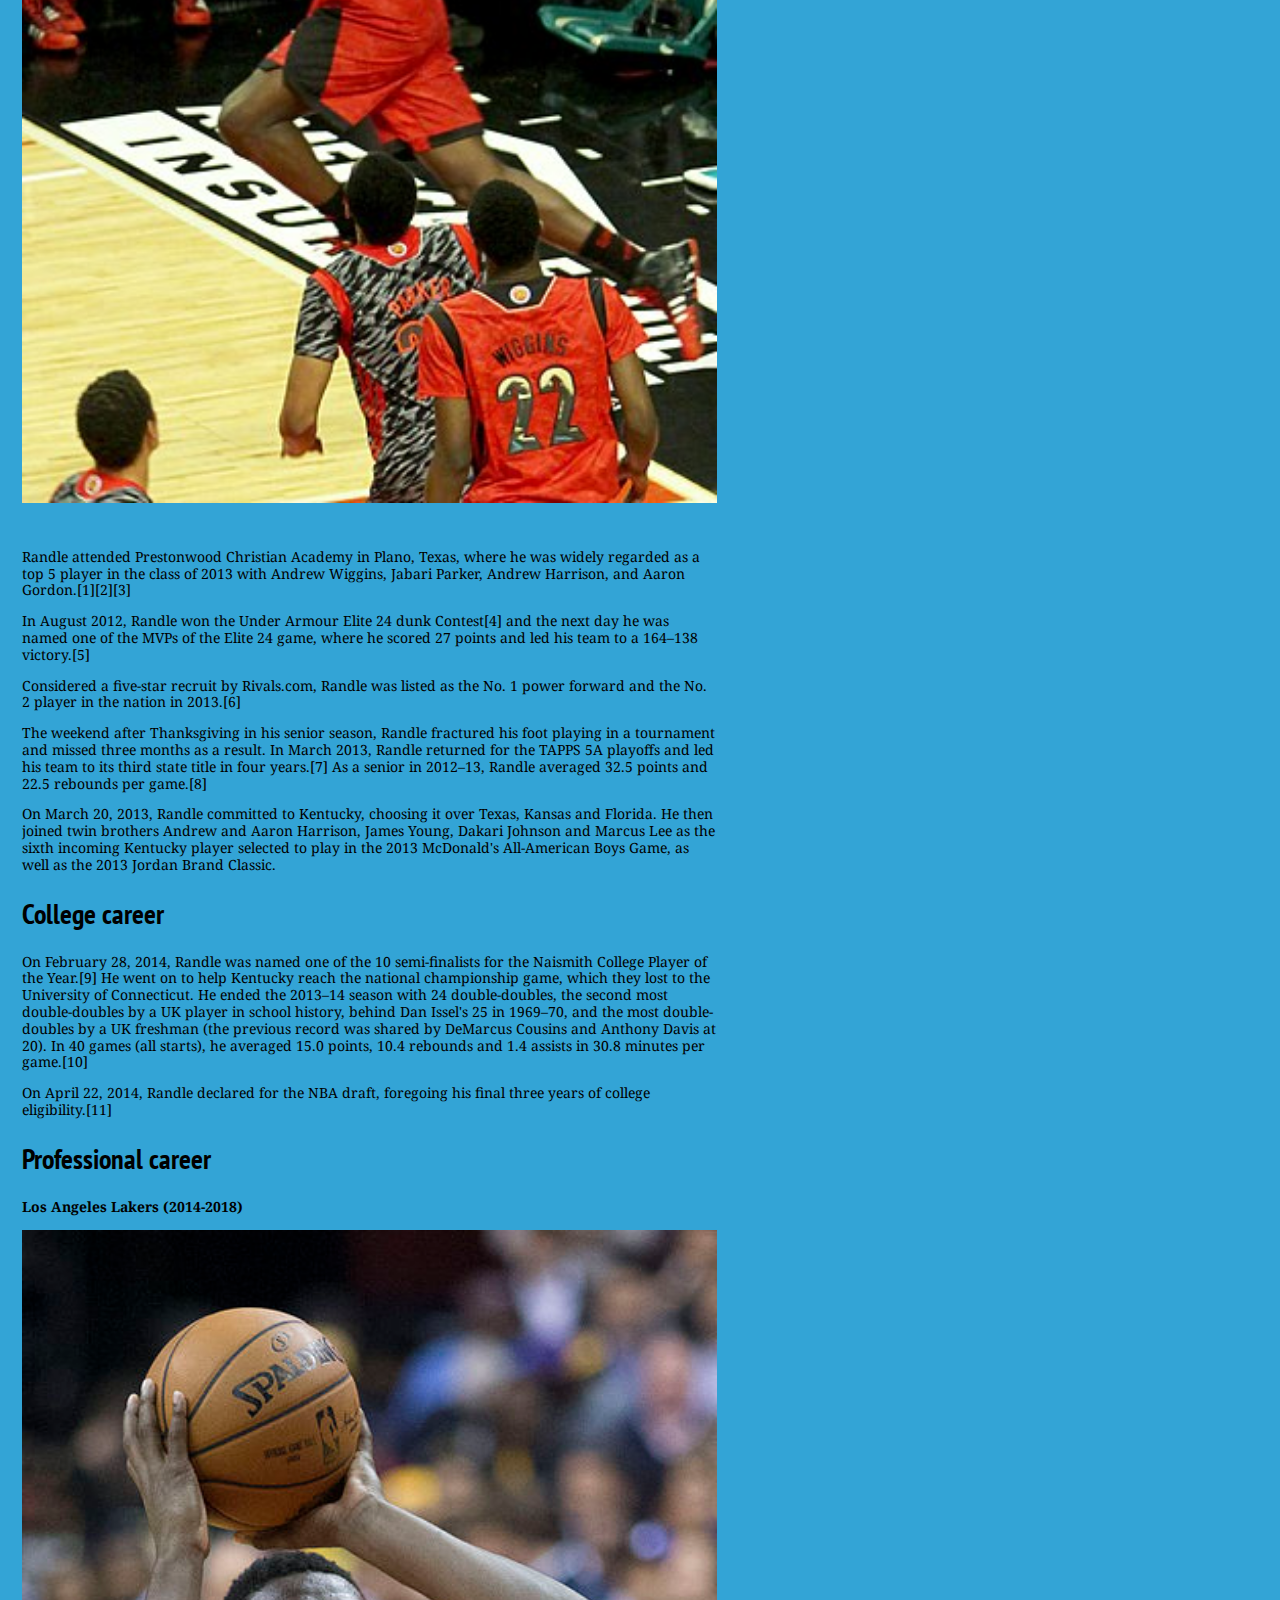
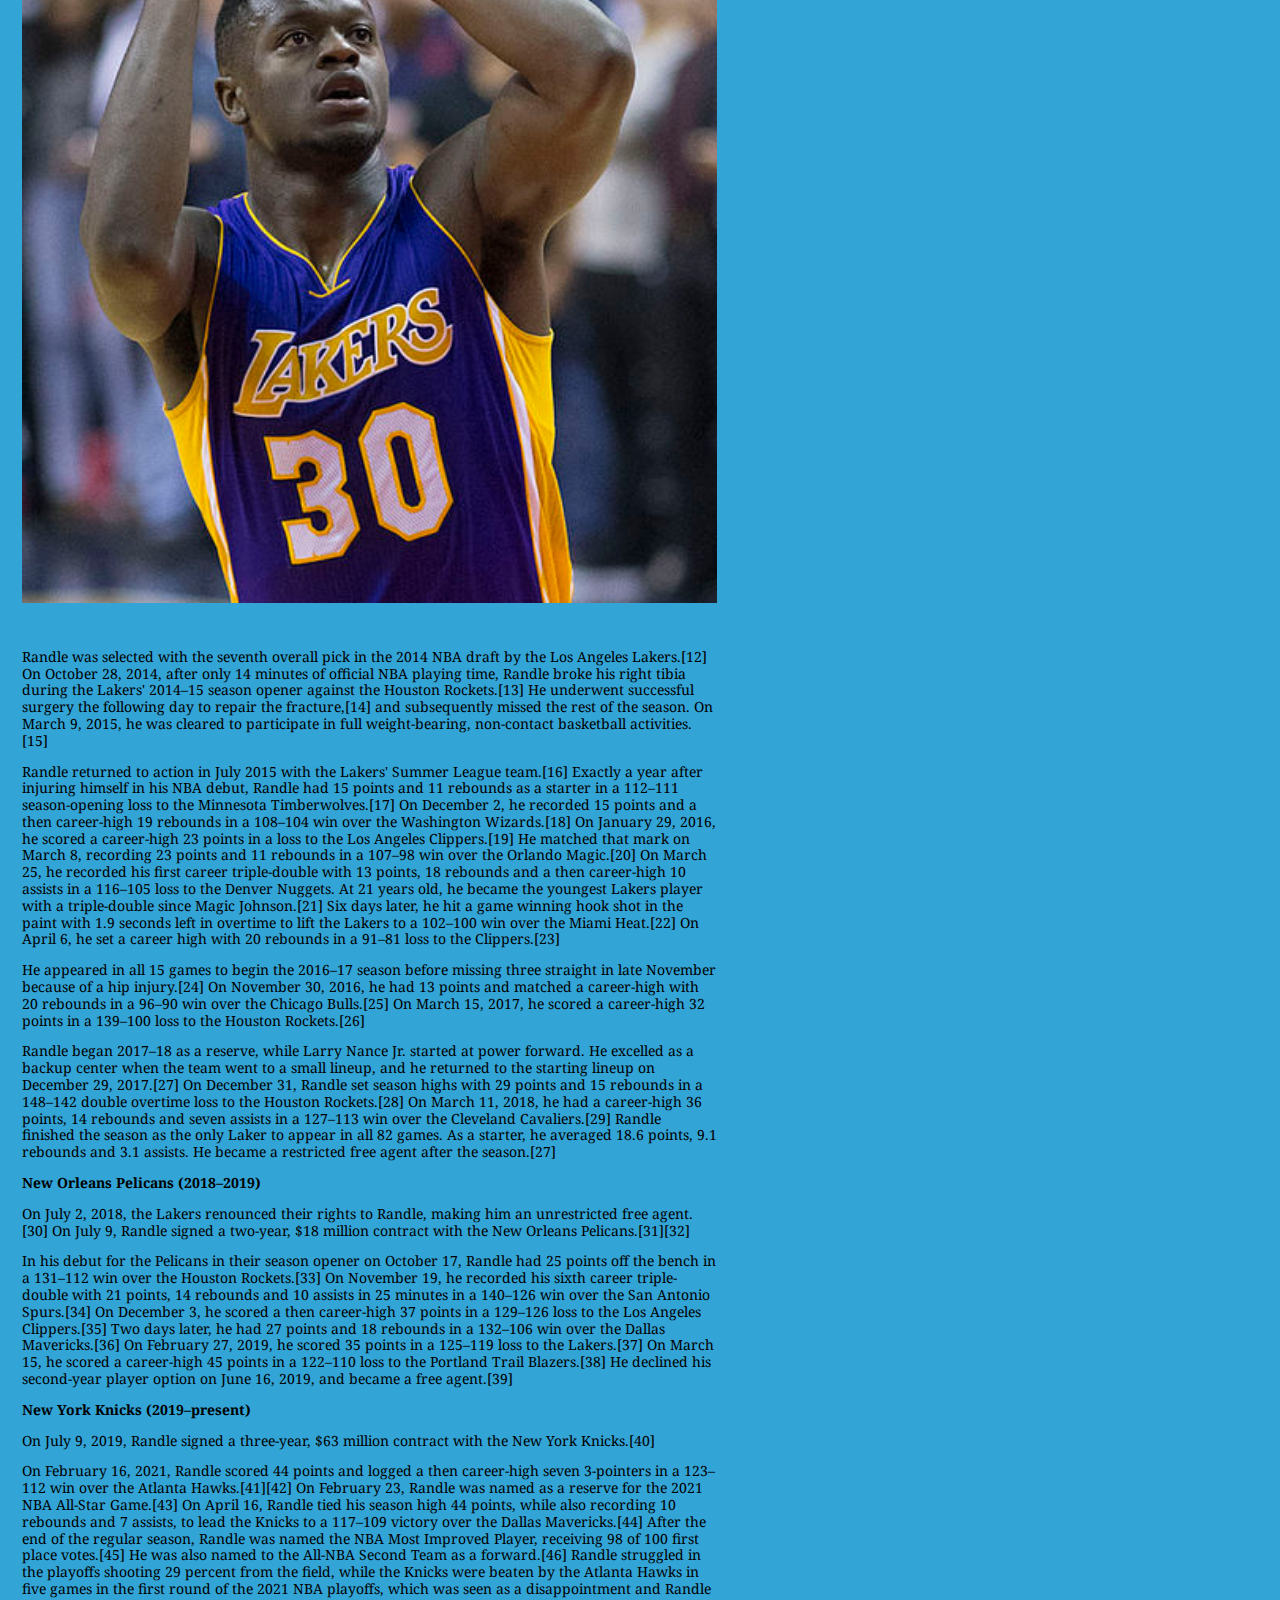
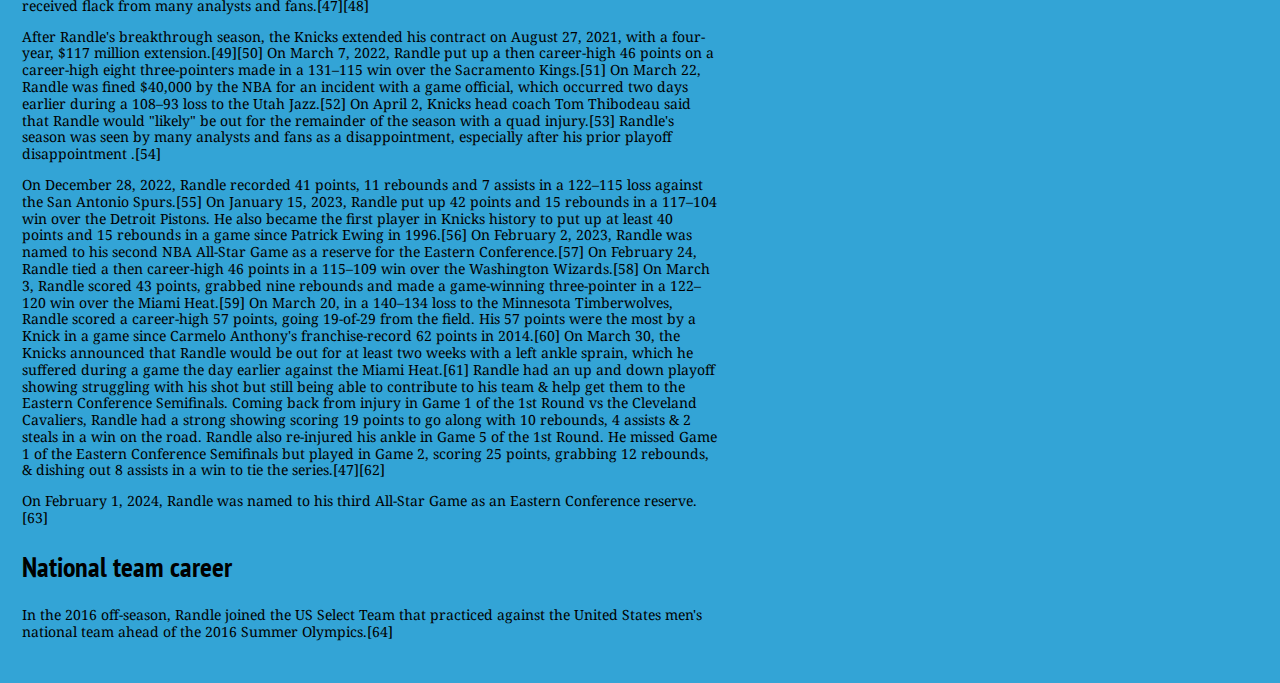
<file: projects/wikipedia/wikipedia/index.html>
<!DOCTYPE html>
<html lang="en">

<head>
    <meta charset="UTF-8">
    <meta name="viewport" content="width=device-width, initial-scale=1.0">
    <title>Julius Randle - Wikipedia</title>
    <link rel="preconnect" href="https://fonts.googleapis.com">
    <link rel="preconnect" href="https://fonts.gstatic.com" crossorigin>
    <link href="https://fonts.googleapis.com/css2?family=Noto+Serif:ital,wght@0,100..900;1,100..900&display=swap"
        rel="stylesheet">
    <link
        href="https://fonts.googleapis.com/css2?family=Noto+Serif:ital,wght@0,100..900;1,100..900&family=PT+Sans+Narrow:wght@400;700&display=swap"
        rel="stylesheet">
    <link rel="stylesheet" href="css/style.css">
</head>

<body>
    <main>
        <section>
            <h1 class="highlight">Julius Randle</h1>
            <img src="images/randle1.jpg" alt="Randle with the New York Knicks in 2023">
            <p>Julius Deion Randle (born November 29, 1994) is an American professional basketball player
                for the New York Knicks of the National Basketball Association (NBA). A three-time NBA All-Star and a
                two-time member of the All-NBA Team, he was awarded the NBA Most Improved Player Award in 2021.</p>
            <p>In his only season of college basketball with the Kentucky Wildcats, Randle was named a third-team
                All-American. He was drafted by the Los Angeles Lakers in the first round of the 2014 NBA draft with the
                seventh overall pick. In his regular season debut, Randle broke his right leg and missed the remainder
                of his rookie season. After four years with the Lakers, he signed with the New Orleans Pelicans before
                joining the Knicks after one season.</p>
        </section>
        <section>
            <h2>High school career</h2>
            <img src="images/randle2.jpg"
                alt="Randle performs a reverse dunk during the 201e McDonald's All-American Boys Game">
            <p>Randle attended Prestonwood Christian Academy in Plano, Texas, where he was widely regarded as a top 5
                player in the class of 2013 with Andrew Wiggins, Jabari Parker, Andrew Harrison, and Aaron
                Gordon.[1][2][3]</p>
            <p>In August 2012, Randle won the Under Armour Elite 24 dunk Contest[4] and the next day he was named one of
                the MVPs of the Elite 24 game, where he scored 27 points and led his team to a 164–138 victory.[5]</p>
            <p>Considered a five-star recruit by Rivals.com, Randle was listed as the No. 1 power forward and the No. 2
                player in the nation in 2013.[6]</p>
            <p>The weekend after Thanksgiving in his senior season, Randle fractured his foot playing in a tournament
                and missed three months as a result. In March 2013, Randle returned for the TAPPS 5A playoffs and led
                his team to its third state title in four years.[7] As a senior in 2012–13, Randle averaged 32.5 points
                and 22.5 rebounds per game.[8]</p>
            <p>On March 20, 2013, Randle committed to Kentucky, choosing it over Texas, Kansas and Florida. He then
                joined twin brothers Andrew and Aaron Harrison, James Young, Dakari Johnson and Marcus Lee as the sixth
                incoming Kentucky player selected to play in the 2013 McDonald's All-American Boys Game, as well as the
                2013 Jordan Brand Classic.</p>
        </section>
        <section>
            <h2>College career</h2>
            <p>On February 28, 2014, Randle was named one of the 10 semi-finalists for the Naismith College Player of
                the Year.[9] He went on to help Kentucky reach the national championship game, which they lost to the
                University of Connecticut. He ended the 2013–14 season with 24 double-doubles, the second most
                double-doubles by a UK player in school history, behind Dan Issel's 25 in 1969–70, and the most
                double-doubles by a UK freshman (the previous record was shared by DeMarcus Cousins and Anthony Davis at
                20). In 40 games (all starts), he averaged 15.0 points, 10.4 rebounds and 1.4 assists in 30.8 minutes
                per game.[10]</p>
            <p>On April 22, 2014, Randle declared for the NBA draft, foregoing his final three years of college
                eligibility.[11]</p>
        </section>
        <section>
            <h2> Professional career</h2>
            <h3>Los Angeles Lakers (2014-2018)</h3>
            <img src="images/randle3.jpg" alt="Randle with the Lakers in 2015">
            <p>Randle was selected with the seventh overall pick in the 2014 NBA draft by the Los Angeles Lakers.[12] On
                October 28, 2014, after only 14 minutes of official NBA playing time, Randle broke his right tibia
                during the Lakers' 2014–15 season opener against the Houston Rockets.[13] He underwent successful
                surgery the following day to repair the fracture,[14] and subsequently missed the rest of the season. On
                March 9, 2015, he was cleared to participate in full weight-bearing, non-contact basketball
                activities.[15]</p>
            <p>Randle returned to action in July 2015 with the Lakers' Summer League team.[16] Exactly a year after
                injuring himself in his NBA debut, Randle had 15 points and 11 rebounds as a starter in a 112–111
                season-opening loss to the Minnesota Timberwolves.[17] On December 2, he recorded 15 points and a then
                career-high 19 rebounds in a 108–104 win over the Washington Wizards.[18] On January 29, 2016, he scored
                a career-high 23 points in a loss to the Los Angeles Clippers.[19] He matched that mark on March 8,
                recording 23 points and 11 rebounds in a 107–98 win over the Orlando Magic.[20] On March 25, he recorded
                his first career triple-double with 13 points, 18 rebounds and a then career-high 10 assists in a
                116–105 loss to the Denver Nuggets. At 21 years old, he became the youngest Lakers player with a
                triple-double since Magic Johnson.[21] Six days later, he hit a game winning hook shot in the paint with
                1.9 seconds left in overtime to lift the Lakers to a 102–100 win over the Miami Heat.[22] On April 6, he
                set a career high with 20 rebounds in a 91–81 loss to the Clippers.[23]</p>
            <p>He appeared in all 15 games to begin the 2016–17 season before missing three straight in late November
                because of a hip injury.[24] On November 30, 2016, he had 13 points and matched a career-high with 20
                rebounds in a 96–90 win over the Chicago Bulls.[25] On March 15, 2017, he scored a career-high 32 points
                in a 139–100 loss to the Houston Rockets.[26]</p>
            <p>Randle began 2017–18 as a reserve, while Larry Nance Jr. started at power forward. He excelled as a
                backup center when the team went to a small lineup, and he returned to the starting lineup on December
                29, 2017.[27] On December 31, Randle set season highs with 29 points and 15 rebounds in a 148–142 double
                overtime loss to the Houston Rockets.[28] On March 11, 2018, he had a career-high 36 points, 14 rebounds
                and seven assists in a 127–113 win over the Cleveland Cavaliers.[29] Randle finished the season as the
                only Laker to appear in all 82 games. As a starter, he averaged 18.6 points, 9.1 rebounds and 3.1
                assists. He became a restricted free agent after the season.[27]</p>
            <h3>New Orleans Pelicans (2018–2019)</h3>
            <p>On July 2, 2018, the Lakers renounced their rights to Randle, making him an unrestricted free agent.[30]
                On July 9, Randle signed a two-year, $18 million contract with the New Orleans Pelicans.[31][32]</p>
            <p>In his debut for the Pelicans in their season opener on October 17, Randle had 25 points off the bench in
                a 131–112 win over the Houston Rockets.[33] On November 19, he recorded his sixth career triple-double
                with 21 points, 14 rebounds and 10 assists in 25 minutes in a 140–126 win over the San Antonio
                Spurs.[34] On December 3, he scored a then career-high 37 points in a 129–126 loss to the Los Angeles
                Clippers.[35] Two days later, he had 27 points and 18 rebounds in a 132–106 win over the Dallas
                Mavericks.[36] On February 27, 2019, he scored 35 points in a 125–119 loss to the Lakers.[37] On March
                15, he scored a career-high 45 points in a 122–110 loss to the Portland Trail Blazers.[38] He declined
                his second-year player option on June 16, 2019, and became a free agent.[39]</p>
            <h3>New York Knicks (2019–present)</h3>
            <p>On July 9, 2019, Randle signed a three-year, $63 million contract with the New York Knicks.[40]</p>
            <p>On February 16, 2021, Randle scored 44 points and logged a then career-high seven 3-pointers in a 123–112
                win over the Atlanta Hawks.[41][42] On February 23, Randle was named as a reserve for the 2021 NBA
                All-Star Game.[43] On April 16, Randle tied his season high 44 points, while also recording 10 rebounds
                and 7 assists, to lead the Knicks to a 117–109 victory over the Dallas Mavericks.[44] After the end of
                the regular season, Randle was named the NBA Most Improved Player, receiving 98 of 100 first place
                votes.[45] He was also named to the All-NBA Second Team as a forward.[46] Randle struggled in the
                playoffs shooting 29 percent from the field, while the Knicks were beaten by the Atlanta Hawks in five
                games in the first round of the 2021 NBA playoffs, which was seen as a disappointment and Randle
                received flack from many analysts and fans.[47][48]</p>
            <p>After Randle's breakthrough season, the Knicks extended his contract on August 27, 2021, with a
                four-year, $117 million extension.[49][50] On March 7, 2022, Randle put up a then career-high 46 points
                on a career-high eight three-pointers made in a 131–115 win over the Sacramento Kings.[51] On March 22,
                Randle was fined $40,000 by the NBA for an incident with a game official, which occurred two days
                earlier during a 108–93 loss to the Utah Jazz.[52] On April 2, Knicks head coach Tom Thibodeau said that
                Randle would "likely" be out for the remainder of the season with a quad injury.[53] Randle's season was
                seen by many analysts and fans as a disappointment, especially after his prior playoff disappointment
                .[54]</p>
            <p>On December 28, 2022, Randle recorded 41 points, 11 rebounds and 7 assists in a 122–115 loss against the
                San Antonio Spurs.[55] On January 15, 2023, Randle put up 42 points and 15 rebounds in a 117–104 win
                over the Detroit Pistons. He also became the first player in Knicks history to put up at least 40 points
                and 15 rebounds in a game since Patrick Ewing in 1996.[56] On February 2, 2023, Randle was named to his
                second NBA All-Star Game as a reserve for the Eastern Conference.[57] On February 24, Randle tied a then
                career-high 46 points in a 115–109 win over the Washington Wizards.[58] On March 3, Randle scored 43
                points, grabbed nine rebounds and made a game-winning three-pointer in a 122–120 win over the Miami
                Heat.[59] On March 20, in a 140–134 loss to the Minnesota Timberwolves, Randle scored a career-high 57
                points, going 19-of-29 from the field. His 57 points were the most by a Knick in a game since Carmelo
                Anthony's franchise-record 62 points in 2014.[60] On March 30, the Knicks announced that Randle would be
                out for at least two weeks with a left ankle sprain, which he suffered during a game the day earlier
                against the Miami Heat.[61] Randle had an up and down playoff showing struggling with his shot but still
                being able to contribute to his team & help get them to the Eastern Conference Semifinals. Coming back
                from injury in Game 1 of the 1st Round vs the Cleveland Cavaliers, Randle had a strong showing scoring
                19 points to go along with 10 rebounds, 4 assists & 2 steals in a win on the road. Randle also
                re-injured his ankle in Game 5 of the 1st Round. He missed Game 1 of the Eastern Conference Semifinals
                but played in Game 2, scoring 25 points, grabbing 12 rebounds, & dishing out 8 assists in a win to tie
                the series.[47][62]</p>
            <p>On February 1, 2024, Randle was named to his third All-Star Game as an Eastern Conference reserve.[63]
            </p>
        </section>
        <h2>National team career</h2>
        <p>In the 2016 off-season, Randle joined the US Select Team that practiced against the United States men's
            national team ahead of the 2016 Summer Olympics.[64]</p>
    </main>
</body>

</html>
</file>
<file: portfolio/site/css/style.css>
header {
    background-color: #FFFFFF;
    color: #171C21;
    text-align: center;
    padding: 20px;
}

.link-container {
    color: #FFFDD0;
    text-decoration: none;
    text-align: center;
    background-color: #EBFBEB;
    padding: 10px;
}

.img-fluid {
    max-width: 100%;
    height: auto;
    display: flex;
    align-items: center;
}

.img-container img {
    height: 100%;
    width: auto;
}

.headline {
    text-align: center;
    margin-top: 10px;
    font-size: 18px;
    color: #7ADA7A;
}

.h0 {
    text-align: center;
    font-family: "Lato", sans-serif;
    padding-top: 10%;
    margin-bottom: 20px;
    font-size: 50px;
}

h1 {
    text-align: center;
    margin-bottom: 20px;
    font-family: "Lato", sans-serif;
    font-size: 50px;
}

h2 {
    font-family: "Quicksand", sans-serif;
    font-weight: bold;
    font-size: 25px;
    margin-left: 16px;
}

h3 {
    font-family: "Quicksand", sans-serif;
    font-weight: large;
    font-size: 20px;
    margin-left: 17px;
    margin-top: 10px;
}

h4 {
    text-align: center;
    font-size: medium;
    font-weight: small;
}

li,
p {
    margin-left: 25px;
    margin-right: 25px;
}

footer {
    background-color: #EBFBEB;
    padding: 5px;
}

.footer-logos {
    font-size: 0.8em;
}

.footer-email [href^="mailto:"] {
    font-size: 0.5em;
}
</file>
<file: projects/final/css/style.css>
body {
    background-color: #FDF2E1;
    padding-left: 20px;
    padding-right: 20px;
}

.img-fluid {
    max-width: 100%;
    height: auto;
}

h1 {
    font-size: 2.5em;
    font-family: "Bodoni Moda", serif;
    color: #c71e1d;
    text-align: center;
    margin-top: 30px;
    margin-bottom: 30px;

}

p {
    font-family: "Libre Bodoni", serif;
}

.graphs {
    width: 100%;
    padding: 20px;
    border: none;
}

.photo-caption {
    font-size: 0.8em;
}
</file>
<file: projects/vitae/style.css>
h1 {
    color: rgb(39, 174, 96);
}

h1 {
    text-align: center;
}

h2 {
    color: rgb(250, 128, 114);
}

.special {
    color: rgb(205, 92, 92);
    font-style: italic;
    font-size: larger;
}

body {
    font-family: "Open Sans", sans-serif;
}

h1 {
    font-family: "Oswald", sans-serif;
}

body {
    background-color: rgb(255, 0, 0);
}

div {
    margin: 10px;
}

.class {
    font-weight: 800;
}

.newclass {
    font-size: xx-large;
}
</file>
<file: projects/wikipedia/wikipedia/css/style.css>
body {
    font-family: "Noto Serif", serif;
    background-color: #33A4D6;
    font-size: 14px;
    line-height: 1.2
}

img {
    width: 100%;
    margin: 0 0 2em 0;
}

h1 {
    font-size: 3em;
    background-color: #5BE86E;
    text-align: center;
}

h2 {
    font-family: "PT Sans Narrow", sans-serif;
    font-size: 2em
}

h3 {
    font-size: 1em
}

main {
    width: 55%;
    margin: 1em 0 3em 1em
}
</file>
